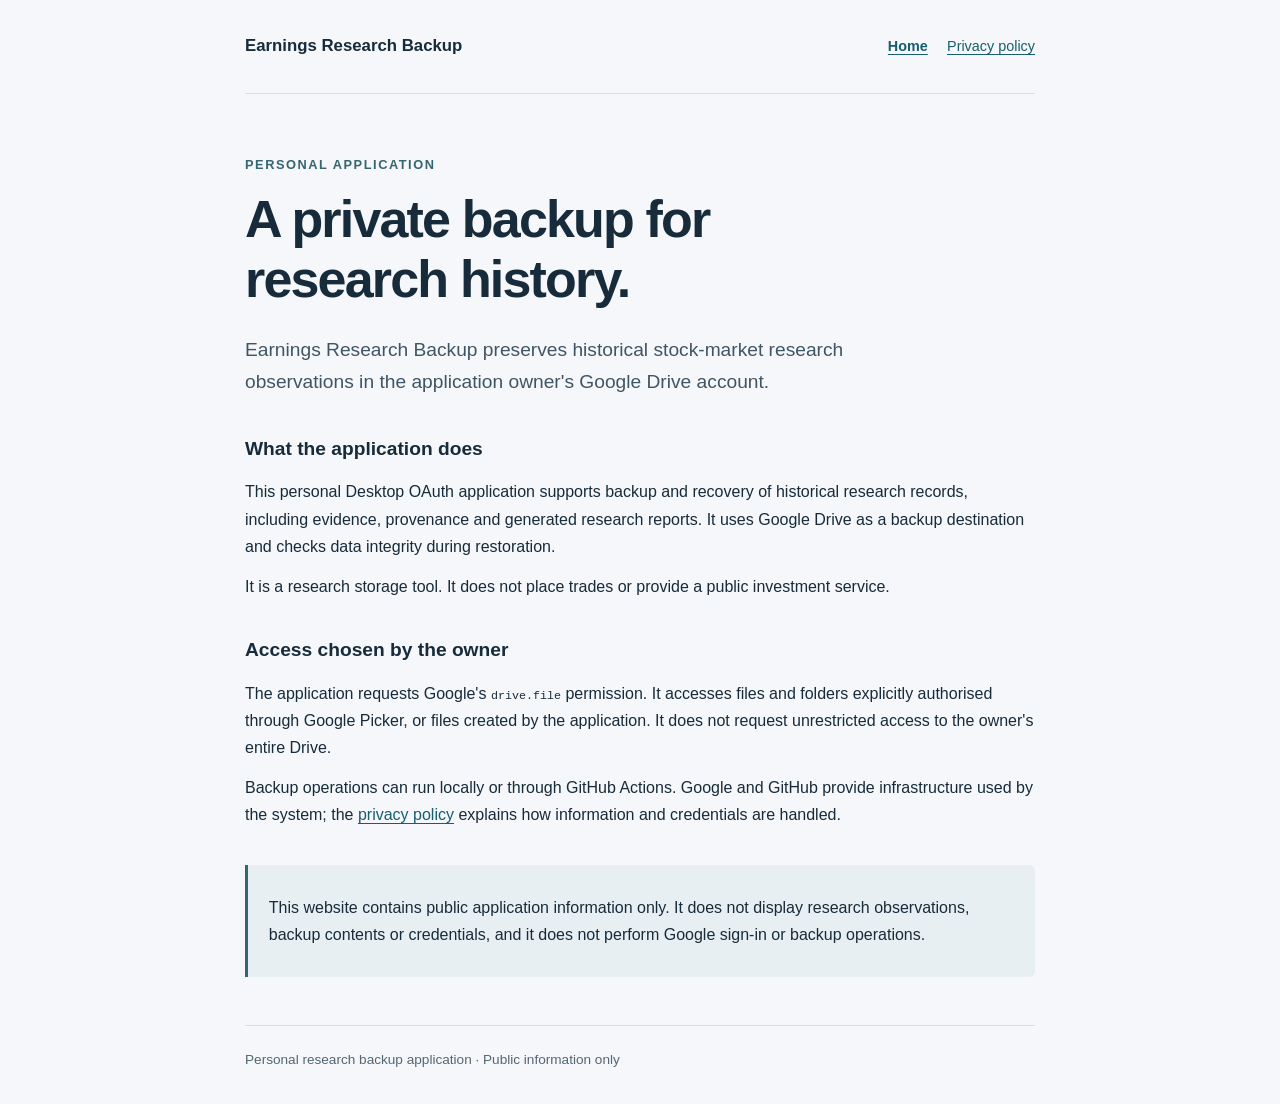
<file: index.html>
<!doctype html>
<html lang="en">
<head>
  <meta charset="utf-8">
  <meta name="viewport" content="width=device-width, initial-scale=1">
  <meta name="description" content="Personal Google Drive backup and recovery for historical stock-market research observations.">
  <meta name="referrer" content="no-referrer">
  <title>Home | Earnings Research Backup</title>
  <link rel="stylesheet" href="styles.css">
</head>
<body>
  <header class="site-header">
    <a class="brand" href="./">Earnings Research Backup</a>
    <nav aria-label="Main navigation">
      <a href="./" aria-current="page">Home</a>
      <a href="privacy.html">Privacy policy</a>
    </nav>
  </header>
  <main id="main">
    <p class="eyebrow">Personal application</p>
    <h1>A private backup for research history.</h1>
    <p class="lead">Earnings Research Backup preserves historical stock-market research observations in the application owner's Google Drive account.</p>
    <section aria-labelledby="purpose">
      <h2 id="purpose">What the application does</h2>
      <p>This personal Desktop OAuth application supports backup and recovery of historical research records, including evidence, provenance and generated research reports. It uses Google Drive as a backup destination and checks data integrity during restoration.</p>
      <p>It is a research storage tool. It does not place trades or provide a public investment service.</p>
    </section>
    <section aria-labelledby="access">
      <h2 id="access">Access chosen by the owner</h2>
      <p>The application requests Google's <code>drive.file</code> permission. It accesses files and folders explicitly authorised through Google Picker, or files created by the application. It does not request unrestricted access to the owner's entire Drive.</p>
      <p>Backup operations can run locally or through GitHub Actions. Google and GitHub provide infrastructure used by the system; the <a href="privacy.html">privacy policy</a> explains how information and credentials are handled.</p>
    </section>
    <aside class="notice" aria-label="About this website">
      <p>This website contains public application information only. It does not display research observations, backup contents or credentials, and it does not perform Google sign-in or backup operations.</p>
    </aside>
  </main>
  <footer>Personal research backup application · Public information only</footer>
</body>
</html>
</file>
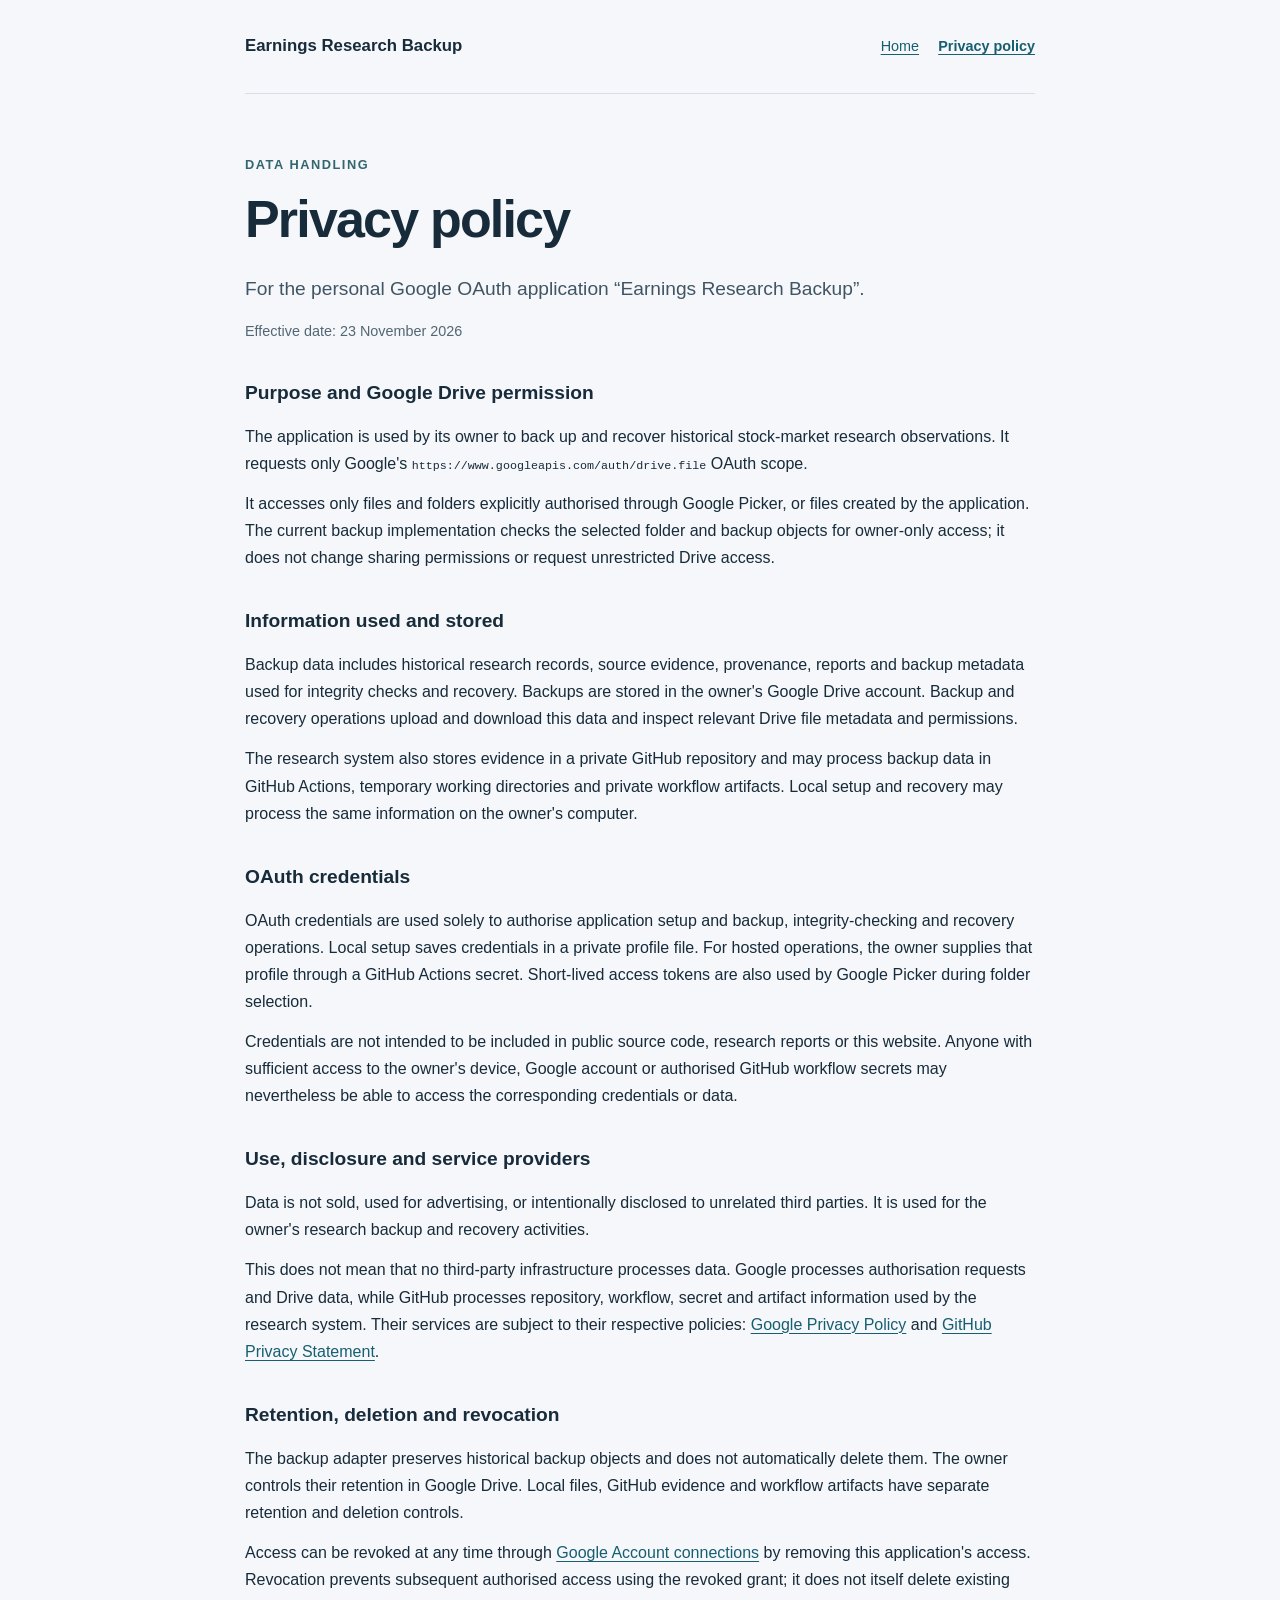
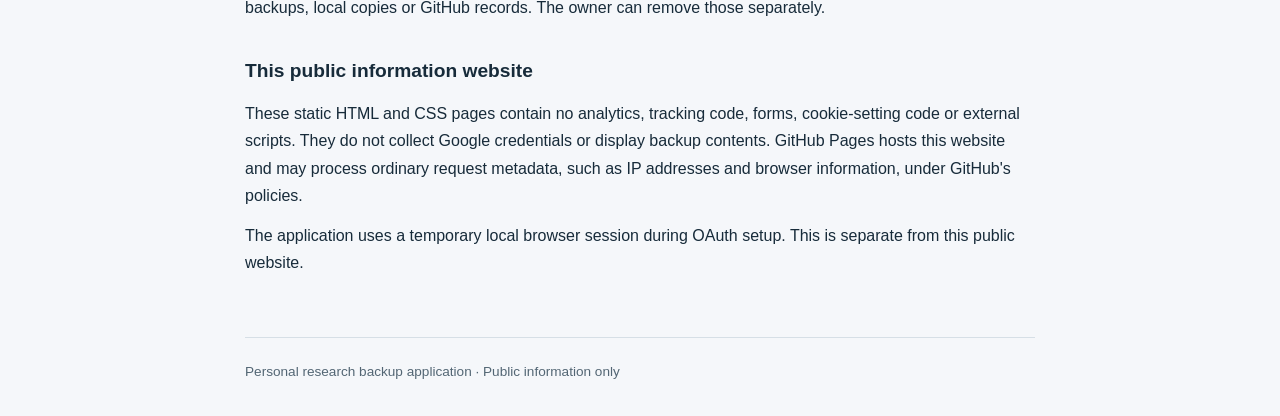
<file: privacy.html>
<!doctype html>
<html lang="en">
<head>
  <meta charset="utf-8">
  <meta name="viewport" content="width=device-width, initial-scale=1">
  <meta name="description" content="How Earnings Research Backup uses Google Drive permissions, research data and OAuth credentials.">
  <meta name="referrer" content="no-referrer">
  <title>Privacy policy | Earnings Research Backup</title>
  <link rel="stylesheet" href="styles.css">
</head>
<body>
  <header class="site-header">
    <a class="brand" href="./">Earnings Research Backup</a>
    <nav aria-label="Main navigation">
      <a href="./">Home</a>
      <a href="privacy.html" aria-current="page">Privacy policy</a>
    </nav>
  </header>
  <main id="main">
    <p class="eyebrow">Data handling</p>
    <h1>Privacy policy</h1>
    <p class="lead">For the personal Google OAuth application “Earnings Research Backup”.</p>
    <p class="updated">Effective date: 23 November 2026</p>
    <section aria-labelledby="scope">
      <h2 id="scope">Purpose and Google Drive permission</h2>
      <p>The application is used by its owner to back up and recover historical stock-market research observations. It requests only Google's <code>https://www.googleapis.com/auth/drive.file</code> OAuth scope.</p>
      <p>It accesses only files and folders explicitly authorised through Google Picker, or files created by the application. The current backup implementation checks the selected folder and backup objects for owner-only access; it does not change sharing permissions or request unrestricted Drive access.</p>
    </section>
    <section aria-labelledby="information">
      <h2 id="information">Information used and stored</h2>
      <p>Backup data includes historical research records, source evidence, provenance, reports and backup metadata used for integrity checks and recovery. Backups are stored in the owner's Google Drive account. Backup and recovery operations upload and download this data and inspect relevant Drive file metadata and permissions.</p>
      <p>The research system also stores evidence in a private GitHub repository and may process backup data in GitHub Actions, temporary working directories and private workflow artifacts. Local setup and recovery may process the same information on the owner's computer.</p>
    </section>
    <section aria-labelledby="credentials">
      <h2 id="credentials">OAuth credentials</h2>
      <p>OAuth credentials are used solely to authorise application setup and backup, integrity-checking and recovery operations. Local setup saves credentials in a private profile file. For hosted operations, the owner supplies that profile through a GitHub Actions secret. Short-lived access tokens are also used by Google Picker during folder selection.</p>
      <p>Credentials are not intended to be included in public source code, research reports or this website. Anyone with sufficient access to the owner's device, Google account or authorised GitHub workflow secrets may nevertheless be able to access the corresponding credentials or data.</p>
    </section>
    <section aria-labelledby="sharing">
      <h2 id="sharing">Use, disclosure and service providers</h2>
      <p>Data is not sold, used for advertising, or intentionally disclosed to unrelated third parties. It is used for the owner's research backup and recovery activities.</p>
      <p>This does not mean that no third-party infrastructure processes data. Google processes authorisation requests and Drive data, while GitHub processes repository, workflow, secret and artifact information used by the research system. Their services are subject to their respective policies: <a href="https://policies.google.com/privacy">Google Privacy Policy</a> and <a href="https://docs.github.com/en/site-policy/privacy-policies/github-general-privacy-statement">GitHub Privacy Statement</a>.</p>
    </section>
    <section aria-labelledby="control">
      <h2 id="control">Retention, deletion and revocation</h2>
      <p>The backup adapter preserves historical backup objects and does not automatically delete them. The owner controls their retention in Google Drive. Local files, GitHub evidence and workflow artifacts have separate retention and deletion controls.</p>
      <p>Access can be revoked at any time through <a href="https://myaccount.google.com/connections">Google Account connections</a> by removing this application's access. Revocation prevents subsequent authorised access using the revoked grant; it does not itself delete existing backups, local copies or GitHub records. The owner can remove those separately.</p>
    </section>
    <section aria-labelledby="website">
      <h2 id="website">This public information website</h2>
      <p>These static HTML and CSS pages contain no analytics, tracking code, forms, cookie-setting code or external scripts. They do not collect Google credentials or display backup contents. GitHub Pages hosts this website and may process ordinary request metadata, such as IP addresses and browser information, under GitHub's policies.</p>
      <p>The application uses a temporary local browser session during OAuth setup. This is separate from this public website.</p>
    </section>
  </main>
  <footer>Personal research backup application · Public information only</footer>
</body>
</html>
</file>
<file: styles.css>
/* System fonts and local styles only. */
:root { color-scheme: light; font-family: -apple-system, BlinkMacSystemFont, "Segoe UI", sans-serif; color: #172b3a; background: #f5f7fa; line-height: 1.7; }
* { box-sizing: border-box; }
body { margin: 0; }
a { color: #165e70; text-underline-offset: .2em; }
a:hover { color: #0c3c48; }
a:focus-visible { outline: 3px solid #d78b18; outline-offset: 4px; }
.site-header, main, footer { width: min(100% - 3rem, 790px); margin-inline: auto; }
.site-header { padding-block: 2rem; border-bottom: 1px solid #d6dfe6; display: flex; flex-wrap: wrap; gap: 1rem 2rem; align-items: center; justify-content: space-between; }
.brand { font-size: 1.05rem; font-weight: 700; text-decoration: none; color: #172b3a; }
nav { display: flex; gap: 1.2rem; font-size: .9rem; }
nav a[aria-current] { font-weight: 700; }
main { padding-block: 3rem; }
.eyebrow { color: #346570; font-size: .8rem; letter-spacing: .12em; text-transform: uppercase; font-weight: 700; }
h1 { max-width: 650px; font-size: clamp(2.1rem, 6vw, 3.25rem); line-height: 1.16; letter-spacing: -.035em; margin: .6rem 0 1.5rem; }
.lead { font-size: 1.2rem; color: #405564; max-width: 680px; }
h2 { font-size: 1.2rem; line-height: 1.4; margin-top: 2.3rem; }
p { margin-block: .8rem; }
.updated { color: #536674; font-size: .9rem; }
code { overflow-wrap: anywhere; font-size: .9em; }
.notice { padding: 1rem 1.3rem; background: #e8eff2; border-left: 3px solid #346570; margin-top: 2.3rem; border-radius: 0 6px 6px 0; }
footer { padding-block: 1.4rem 2rem; border-top: 1px solid #d6dfe6; color: #536674; font-size: .85rem; }
@media (max-width: 480px) { .site-header, main, footer { width: calc(100% - 2rem); } main { padding-top: 2rem; } }
</file>
